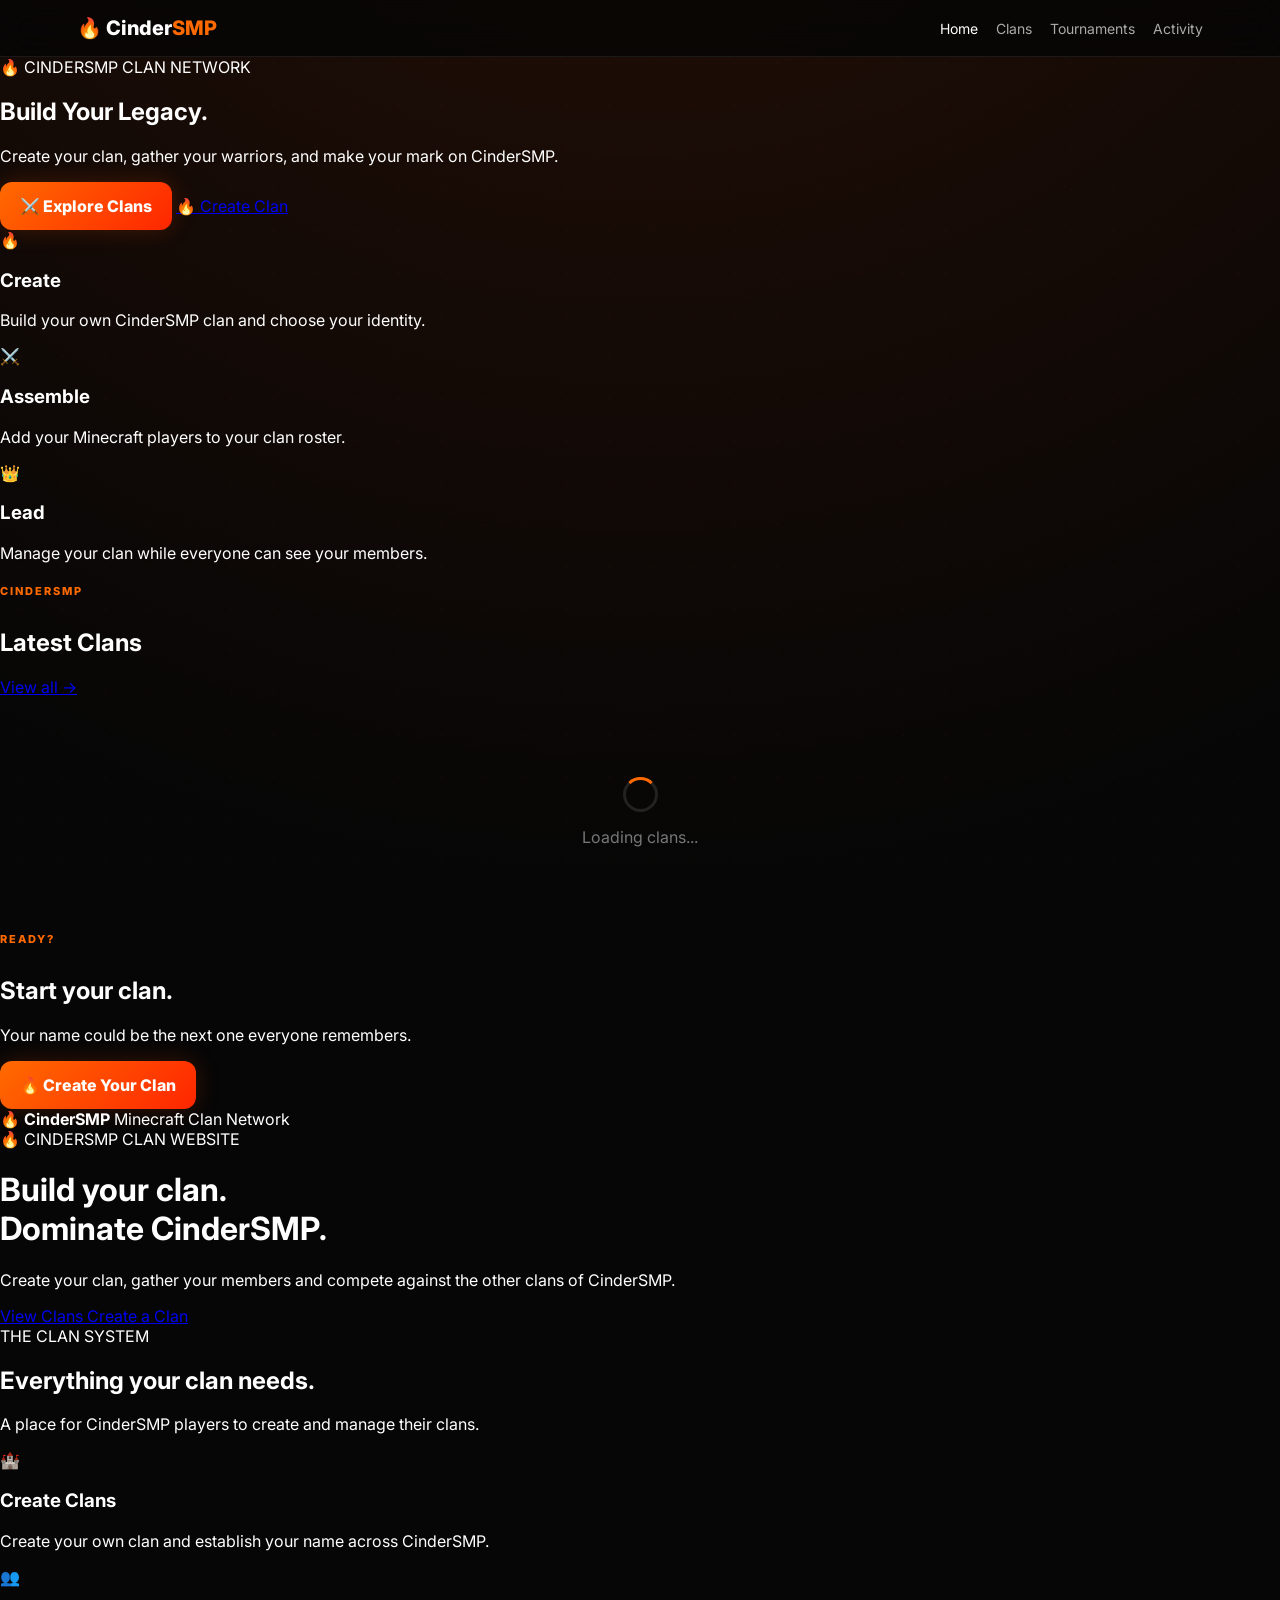
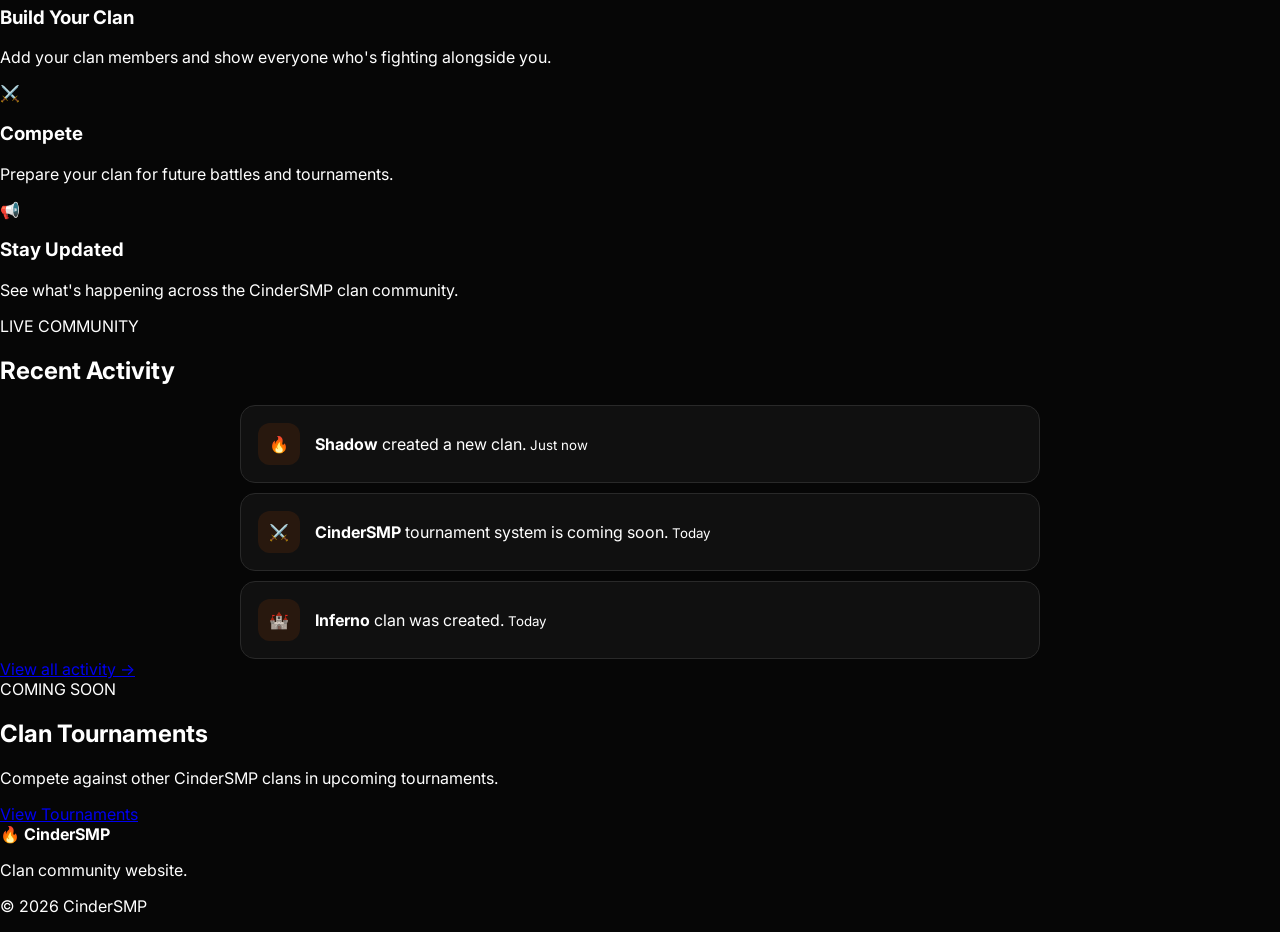
<file: index.html>
<!DOCTYPE html>
<html lang="en">

<head>

  <meta charset="UTF-8">

  <meta
    name="viewport"
    content="width=device-width, initial-scale=1.0"
  >

  <title>CinderSMP | Minecraft Clans</title>

  <link rel="stylesheet" href="style.css">

</head>

<body>

<header class="navbar">

  <a class="logo" href="index.html">
    🔥 Cinder<span>SMP</span>
  </a>

  <nav>

    <a class="active" href="index.html">
      Home
    </a>

    <a href="clans.html">
      Clans
    </a>

    <a href="tournaments.html">
      Tournaments
    </a>

    <a href="activity.html">
      Activity
    </a>

  </nav>

</header>


<main>

  <!-- HERO -->

  <section class="hero">

    <div class="hero-glow"></div>

    <div class="hero-content">

      <div class="hero-badge">
        🔥 CINDERSMP CLAN NETWORK
      </div>

      <h1>
        Build Your
        <span>Legacy.</span>
      </h1>

      <p>
        Create your clan, gather your warriors,
        and make your mark on CinderSMP.
      </p>

      <div class="hero-buttons">

        <a
          href="clans.html"
          class="primary-btn"
        >
          ⚔️ Explore Clans
        </a>

        <a
          href="create-clan.html"
          class="secondary-btn"
        >
          🔥 Create Clan
        </a>

      </div>

    </div>

  </section>


  <!-- FEATURES -->

  <section class="features">

    <div class="feature">

      <div class="feature-icon">
        🔥
      </div>

      <h3>
        Create
      </h3>

      <p>
        Build your own CinderSMP clan
        and choose your identity.
      </p>

    </div>


    <div class="feature">

      <div class="feature-icon">
        ⚔️
      </div>

      <h3>
        Assemble
      </h3>

      <p>
        Add your Minecraft players
        to your clan roster.
      </p>

    </div>


    <div class="feature">

      <div class="feature-icon">
        👑
      </div>

      <h3>
        Lead
      </h3>

      <p>
        Manage your clan while everyone
        can see your members.
      </p>

    </div>

  </section>


  <!-- CLANS -->

  <section class="home-section">

    <div class="section-title">

      <div>

        <span class="eyebrow">
          CINDERSMP
        </span>

        <h2>
          Latest Clans
        </h2>

      </div>

      <a href="clans.html">
        View all →
      </a>

    </div>


    <div
      id="homeClans"
      class="clan-grid"
    >

      <div class="loading">

        <div class="loader"></div>

        Loading clans...

      </div>

    </div>

  </section>


  <!-- CTA -->

  <section class="cta">

    <span class="eyebrow">
      READY?
    </span>

    <h2>
      Start your clan.
    </h2>

    <p>
      Your name could be the next one
      everyone remembers.
    </p>

    <a
      href="create-clan.html"
      class="primary-btn"
    >
      🔥 Create Your Clan
    </a>

  </section>

</main>


<footer>

  <strong>
    🔥 CinderSMP
  </strong>

  <span>
    Minecraft Clan Network
  </span>

</footer>


<script
  type="module"
  src="script.js"
></script>

</body>
</html>                🔥 CINDERSMP CLAN WEBSITE
            </div>

            <h1>
                Build your clan.<br>
                <span>Dominate CinderSMP.</span>
            </h1>

            <p>
                Create your clan, gather your members and compete
                against the other clans of CinderSMP.
            </p>

            <div class="hero-buttons">

                <a href="clans.html" class="button primary">
                    View Clans
                </a>

                <a href="clans.html" class="button secondary">
                    Create a Clan
                </a>

            </div>

        </div>

    </section>


    <!-- FEATURES -->

    <section class="section">

        <div class="section-title">

            <span>THE CLAN SYSTEM</span>

            <h2>Everything your clan needs.</h2>

            <p>
                A place for CinderSMP players to create and manage
                their clans.
            </p>

        </div>


        <div class="cards">

            <div class="card">

                <div class="card-icon">🏰</div>

                <h3>Create Clans</h3>

                <p>
                    Create your own clan and establish your name
                    across CinderSMP.
                </p>

            </div>


            <div class="card">

                <div class="card-icon">👥</div>

                <h3>Build Your Clan</h3>

                <p>
                    Add your clan members and show everyone
                    who's fighting alongside you.
                </p>

            </div>


            <div class="card">

                <div class="card-icon">⚔️</div>

                <h3>Compete</h3>

                <p>
                    Prepare your clan for future battles and
                    tournaments.
                </p>

            </div>


            <div class="card">

                <div class="card-icon">📢</div>

                <h3>Stay Updated</h3>

                <p>
                    See what's happening across the CinderSMP
                    clan community.
                </p>

            </div>

        </div>

    </section>


    <!-- RECENT ACTIVITY -->

    <section class="section activity-section">

        <div class="section-title">

            <span>LIVE COMMUNITY</span>

            <h2>Recent Activity</h2>

        </div>


        <div class="activity-list">

            <div class="activity-item">

                <div class="activity-icon">🔥</div>

                <div>
                    <strong>Shadow</strong>
                    created a new clan.
                    <small>Just now</small>
                </div>

            </div>


            <div class="activity-item">

                <div class="activity-icon">⚔️</div>

                <div>
                    <strong>CinderSMP</strong>
                    tournament system is coming soon.
                    <small>Today</small>
                </div>

            </div>


            <div class="activity-item">

                <div class="activity-icon">🏰</div>

                <div>
                    <strong>Inferno</strong>
                    clan was created.
                    <small>Today</small>
                </div>

            </div>

        </div>

        <a href="activity.html" class="view-more">
            View all activity →
        </a>

    </section>


    <!-- TOURNAMENT -->

    <section class="tournament-banner">

        <div>

            <span>COMING SOON</span>

            <h2>Clan Tournaments</h2>

            <p>
                Compete against other CinderSMP clans
                in upcoming tournaments.
            </p>

        </div>

        <a href="tournaments.html" class="button primary">
            View Tournaments
        </a>

    </section>

</main>


<footer>

    <div>
        <strong>🔥 CinderSMP</strong>
        <p>Clan community website.</p>
    </div>

    <p>© 2026 CinderSMP</p>

</footer>


<script src="script.js"></script>

</body>
</html>
</file>
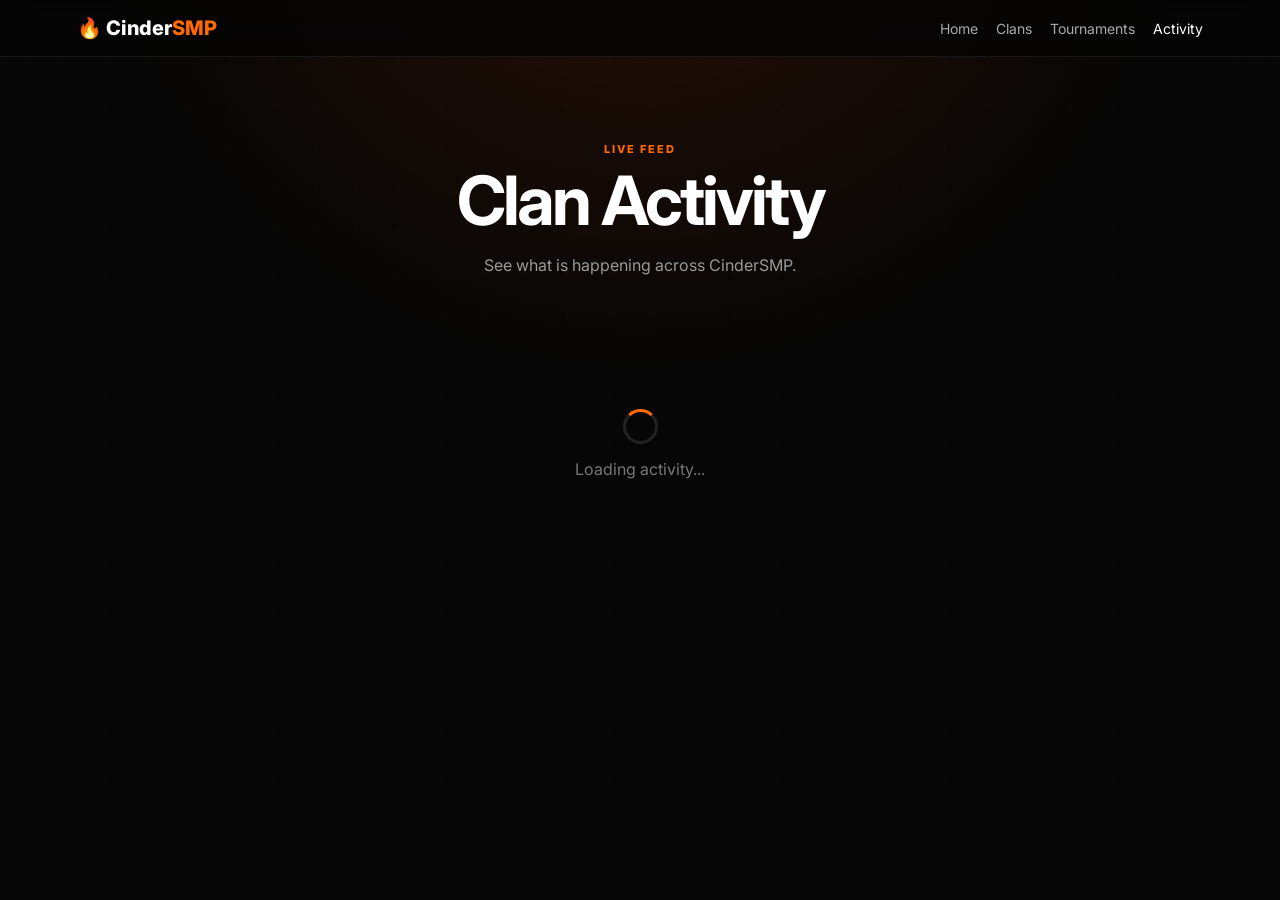
<file: activity.html>
<!DOCTYPE html>
<html lang="en">

<head>

  <meta charset="UTF-8">

  <meta
    name="viewport"
    content="width=device-width, initial-scale=1.0"
  >

  <title>Activity | CinderSMP</title>

  <link rel="stylesheet" href="style.css">

</head>

<body>

<header class="navbar">

  <a class="logo" href="index.html">
    🔥 Cinder<span>SMP</span>
  </a>

  <nav>
    <a href="index.html">Home</a>
    <a href="clans.html">Clans</a>
    <a href="tournaments.html">Tournaments</a>
    <a class="active" href="activity.html">Activity</a>
  </nav>

</header>

<main class="page">

  <section class="page-header">

    <span class="eyebrow">LIVE FEED</span>

    <h1>Clan Activity</h1>

    <p>
      See what is happening across CinderSMP.
    </p>

  </section>

  <section id="activityList" class="activity-list">

    <div class="loading">
      <div class="loader"></div>
      Loading activity...
    </div>

  </section>

</main>

<script src="supabase.js"></script>
  <script type="module" src="script.js"></script>

</body>
</html>
</file>
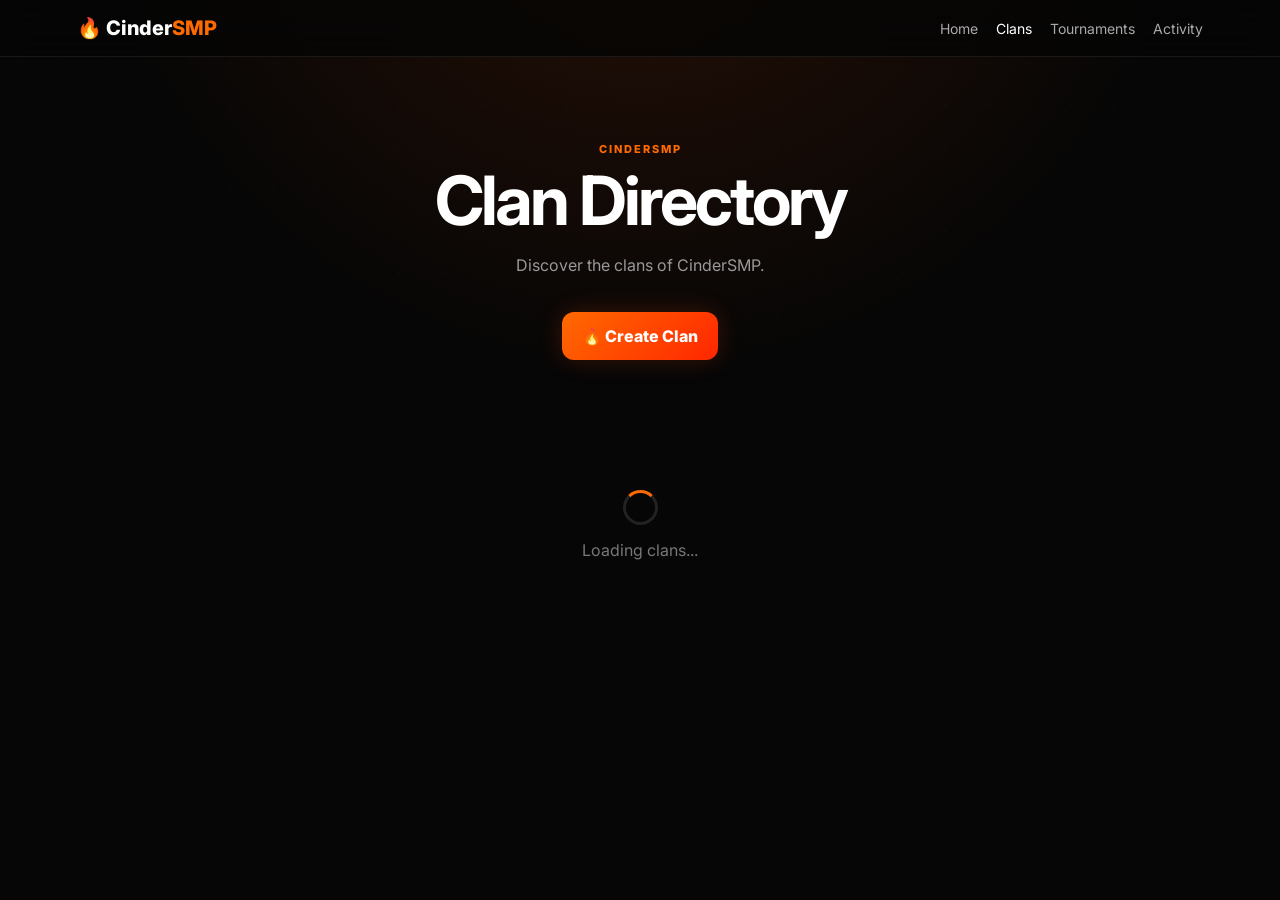
<file: clans.html>
<!DOCTYPE html>
<html lang="en">

<head>

  <meta charset="UTF-8">

  <meta
    name="viewport"
    content="width=device-width, initial-scale=1.0"
  >

  <title>Clans | CinderSMP</title>

  <link
    rel="stylesheet"
    href="style.css"
  >

</head>

<body>

<header class="navbar">

  <a class="logo" href="index.html">
    🔥 Cinder<span>SMP</span>
  </a>

  <nav>

    <a href="index.html">
      Home
    </a>

    <a class="active" href="clans.html">
      Clans
    </a>

    <a href="tournaments.html">
      Tournaments
    </a>

    <a href="activity.html">
      Activity
    </a>

  </nav>

</header>


<main class="page">

  <section class="page-header">

    <span class="eyebrow">
      CINDERSMP
    </span>

    <h1>
      Clan Directory
    </h1>

    <p>
      Discover the clans of CinderSMP.
    </p>

    <a
      href="create-clan.html"
      class="primary-btn inline-btn"
    >
      🔥 Create Clan
    </a>

  </section>


  <section
    id="clanGrid"
    class="clan-grid"
  >

    <div class="loading">

      <div class="loader"></div>

      Loading clans...

    </div>

  </section>

</main>


<script
  type="module"
  src="script.js"
></script>

</body>
</html>
</file>
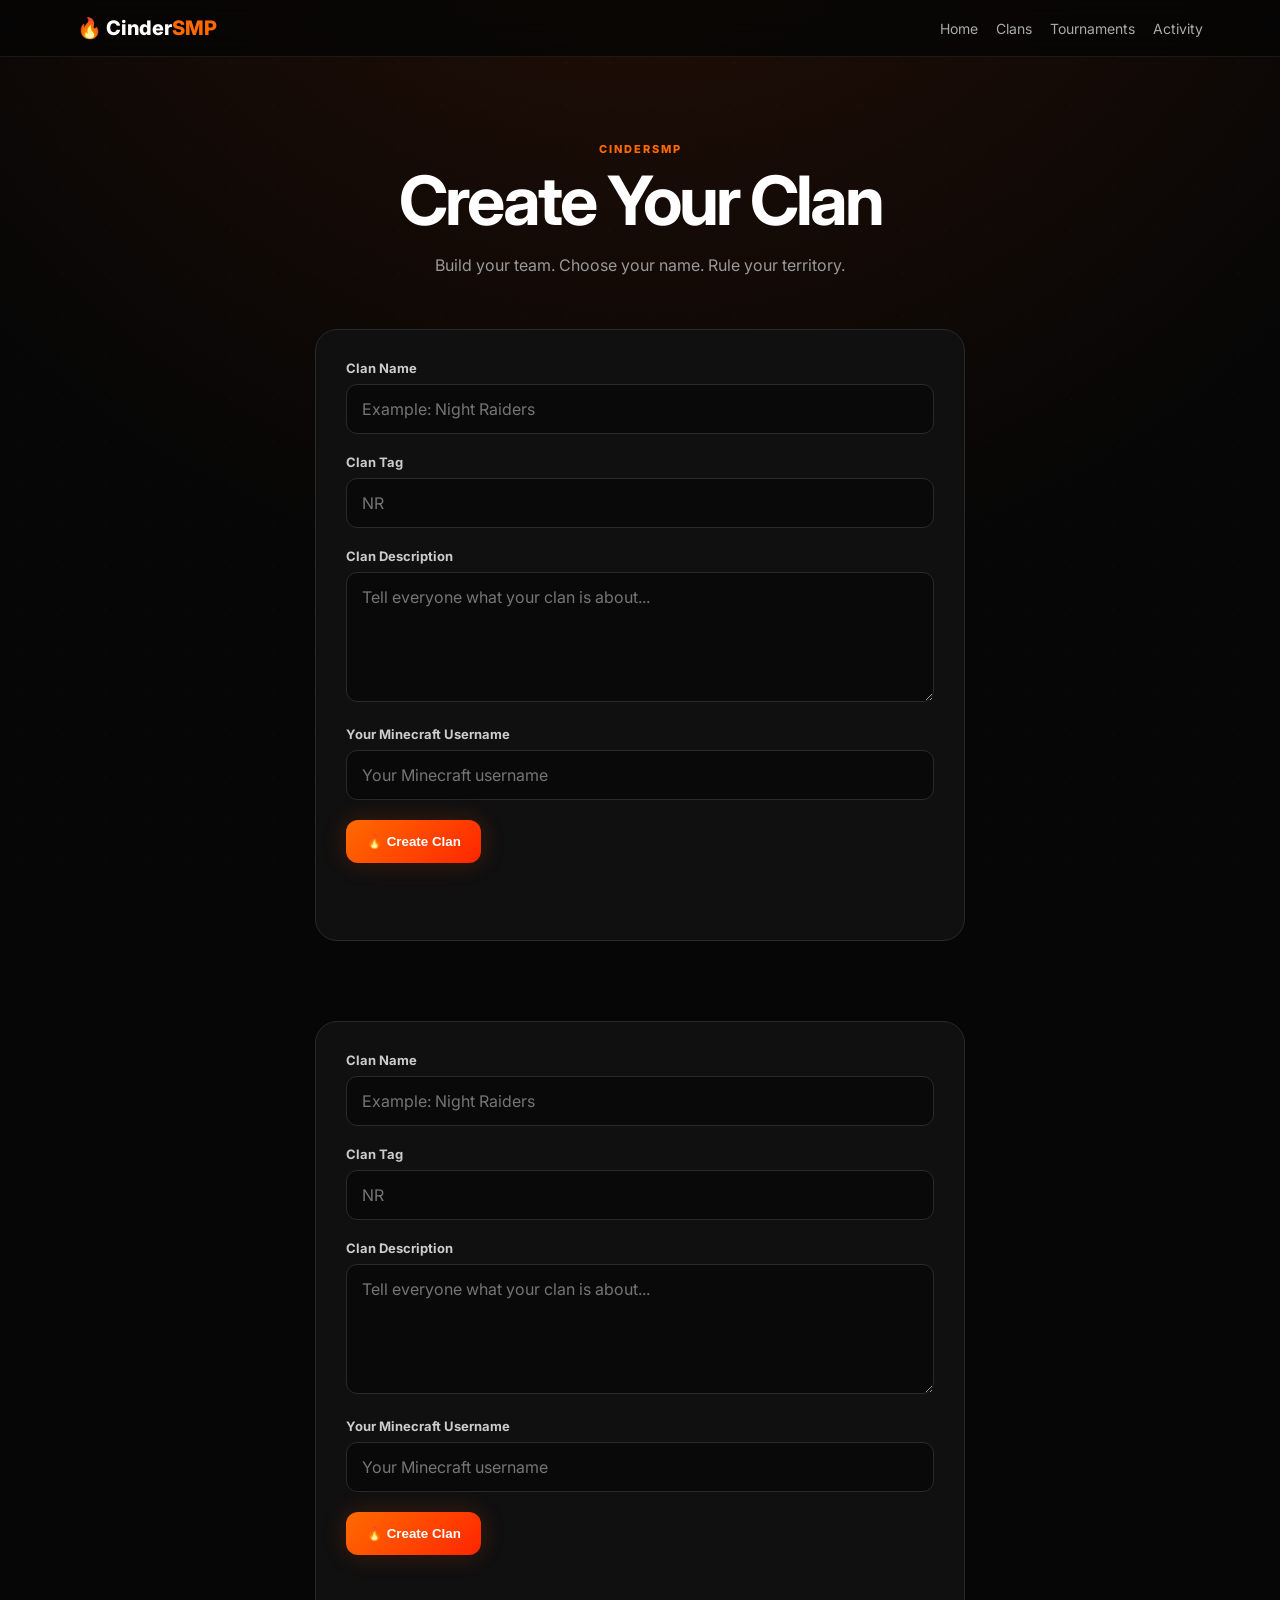
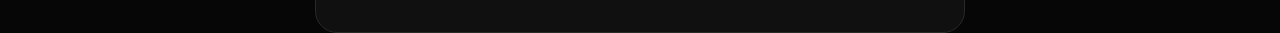
<file: create-clan.html>
<!DOCTYPE html>
<html lang="en">
<head>
  <meta charset="UTF-8">
  <meta name="viewport" content="width=device-width, initial-scale=1.0">

  <title>Create Clan | CinderSMP</title>

  <link rel="stylesheet" href="style.css">
</head>

<body>

<header class="navbar">

  <a class="logo" href="index.html">
    🔥 Cinder<span>SMP</span>
  </a>

  <nav>
    <a href="index.html">Home</a>
    <a href="clans.html">Clans</a>
    <a href="tournaments.html">Tournaments</a>
    <a href="activity.html">Activity</a>
  </nav>

</header>

<main class="page">

  <section class="page-header">
    <span class="eyebrow">CINDERSMP</span>
    <h1>Create Your Clan</h1>
    <p>Build your team. Choose your name. Rule your territory.</p>
  </section>

  <section class="form-section">

    <form id="createClanForm">

      <div class="form-group">

        <label>Clan Name</label>

        <input
          id="clanName"
          type="text"
          maxlength="30"
          placeholder="Example: Night Raiders"
          required
        >

      </div>

      <div class="form-group">

        <label>Clan Tag</label>

        <input
          id="clanTag"
          type="text"
          maxlength="5"
          placeholder="NR"
          required
        >

      </div>

      <div class="form-group">

        <label>Clan Description</label>

        <textarea
          id="description"
          maxlength="200"
          placeholder="Tell everyone what your clan is about..."
        ></textarea>

      </div>

      <div class="form-group">

        <label>Your Minecraft Username</label>

        <input
          id="leader"
          type="text"
          maxlength="16"
          placeholder="Your Minecraft username"
          required
        >

      </div>

      <button class="primary-btn" type="submit">
        🔥 Create Clan
      </button>

      <p id="formMessage" class="form-message"></p>

    </form>

  </section>

</main>

<script src="supabase.js"></script>
<script src="script.js"></script>

</body>
</html>  <section class="form-section">

    <form id="createClanForm">

      <div class="form-group">

        <label>Clan Name</label>

        <input
          id="clanName"
          type="text"
          maxlength="30"
          placeholder="Example: Night Raiders"
          required
        >

      </div>

      <div class="form-group">

        <label>Clan Tag</label>

        <input
          id="clanTag"
          type="text"
          maxlength="5"
          placeholder="NR"
          required
        >

      </div>

      <div class="form-group">

        <label>Clan Description</label>

        <textarea
          id="description"
          maxlength="200"
          placeholder="Tell everyone what your clan is about..."
        ></textarea>

      </div>

      <div class="form-group">

        <label>Your Minecraft Username</label>

        <input
          id="leader"
          type="text"
          maxlength="16"
          placeholder="Your Minecraft username"
          required
        >

      </div>

      <button class="primary-btn" type="submit">
        🔥 Create Clan
      </button>

      <p id="formMessage" class="form-message"></p>

    </form>

  </section>

</main>

<script src="supabase.js"></script>
<script type="module" src="script.js"></script>

</body>
</html>
</file>
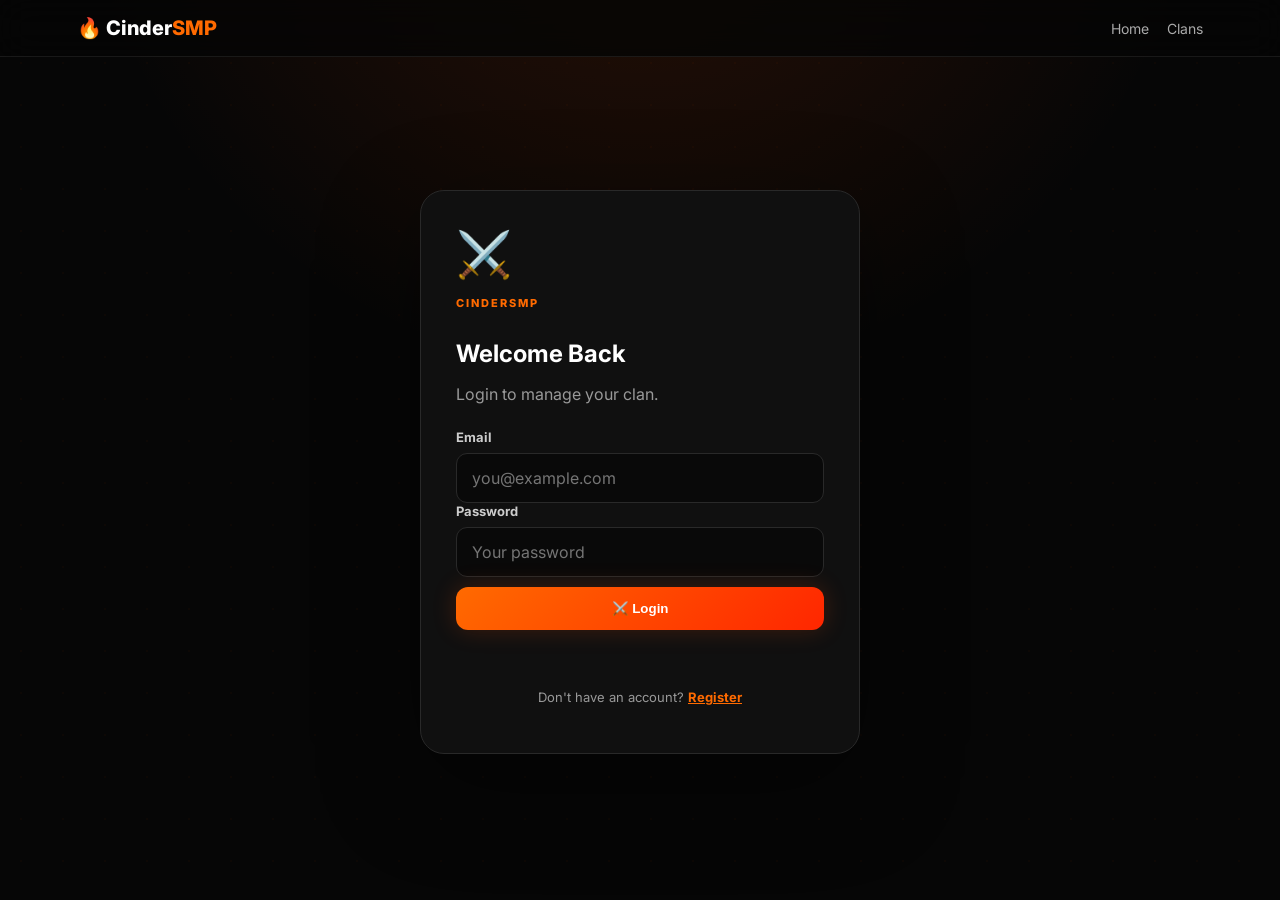
<file: login.html>
<!DOCTYPE html>
<html lang="en">

<head>

  <meta charset="UTF-8">

  <meta
    name="viewport"
    content="width=device-width, initial-scale=1.0"
  >

  <title>Login | CinderSMP</title>

  <link
    rel="stylesheet"
    href="style.css"
  >

</head>

<body>

<header class="navbar">

  <a class="logo" href="index.html">
    🔥 Cinder<span>SMP</span>
  </a>

  <nav>

    <a href="index.html">
      Home
    </a>

    <a href="clans.html">
      Clans
    </a>

  </nav>

</header>


<main class="auth-page">

  <section class="auth-card">

    <div class="auth-icon">
      ⚔️
    </div>

    <span class="eyebrow">
      CINDERSMP
    </span>

    <h1>
      Welcome Back
    </h1>

    <p>
      Login to manage your clan.
    </p>


    <form id="loginForm">

      <label>
        Email
      </label>

      <input
        id="loginEmail"
        type="email"
        placeholder="you@example.com"
        required
      >


      <label>
        Password
      </label>

      <input
        id="loginPassword"
        type="password"
        placeholder="Your password"
        required
      >


      <button
        class="primary-btn"
        type="submit"
      >
        ⚔️ Login
      </button>


      <p
        id="formMessage"
        class="form-message"
      ></p>

    </form>


    <p class="auth-switch">

      Don't have an account?

      <a href="register.html">
        Register
      </a>

    </p>

  </section>

</main>


<script
  type="module"
  src="script.js"
></script>

</body>
</html>
</file>
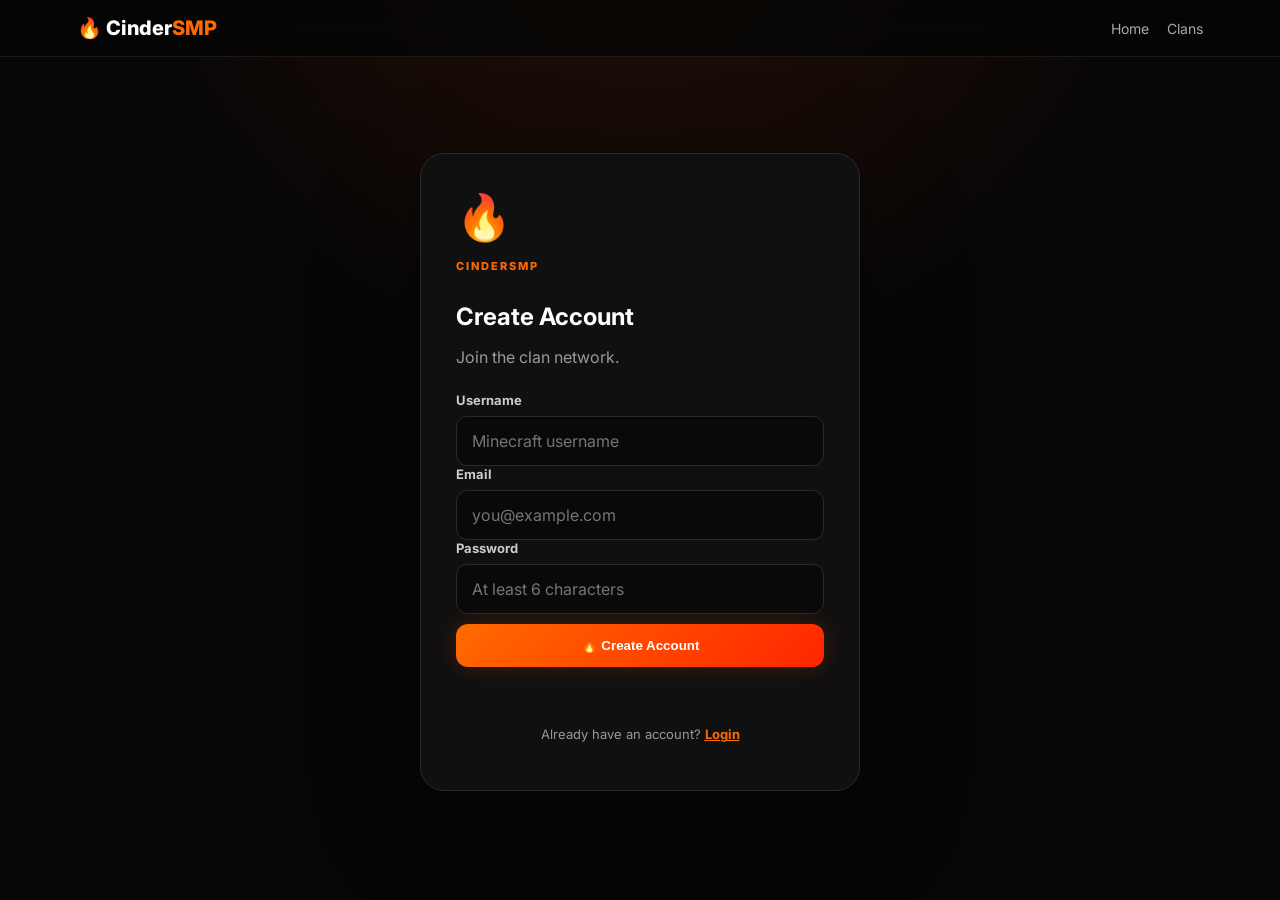
<file: register.html>
<!DOCTYPE html>
<html lang="en">

<head>

  <meta charset="UTF-8">

  <meta
    name="viewport"
    content="width=device-width, initial-scale=1.0"
  >

  <title>Register | CinderSMP</title>

  <link
    rel="stylesheet"
    href="style.css"
  >

</head>

<body>

<header class="navbar">

  <a class="logo" href="index.html">
    🔥 Cinder<span>SMP</span>
  </a>

  <nav>

    <a href="index.html">
      Home
    </a>

    <a href="clans.html">
      Clans
    </a>

  </nav>

</header>


<main class="auth-page">

  <section class="auth-card">

    <div class="auth-icon">
      🔥
    </div>

    <span class="eyebrow">
      CINDERSMP
    </span>

    <h1>
      Create Account
    </h1>

    <p>
      Join the clan network.
    </p>


    <form id="registerForm">

      <label>
        Username
      </label>

      <input
        id="username"
        type="text"
        maxlength="16"
        placeholder="Minecraft username"
        required
      >


      <label>
        Email
      </label>

      <input
        id="email"
        type="email"
        placeholder="you@example.com"
        required
      >


      <label>
        Password
      </label>

      <input
        id="password"
        type="password"
        minlength="6"
        placeholder="At least 6 characters"
        required
      >


      <button
        class="primary-btn"
        type="submit"
      >
        🔥 Create Account
      </button>


      <p
        id="formMessage"
        class="form-message"
      ></p>

    </form>


    <p class="auth-switch">

      Already have an account?

      <a href="login.html">
        Login
      </a>

    </p>

  </section>

</main>


<script
  type="module"
  src="script.js"
></script>

</body>
</html>
</file>
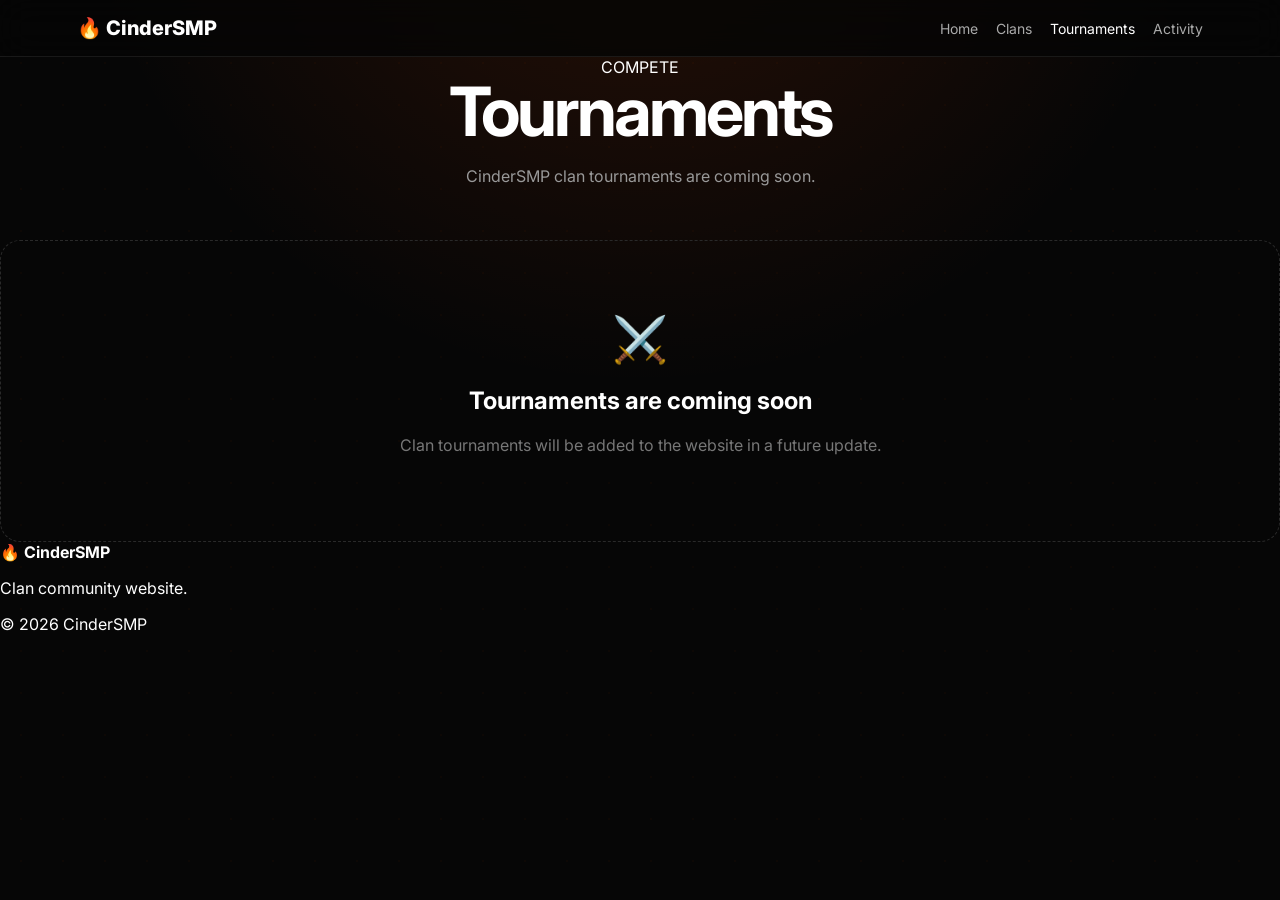
<file: tournaments.html>
<!DOCTYPE html>
<html lang="en">

<head>

    <meta charset="UTF-8">
    <meta name="viewport" content="width=device-width, initial-scale=1.0">

    <title>Tournaments | CinderSMP</title>

    <link rel="stylesheet" href="style.css">

</head>


<body>

<header class="navbar">

    <a href="index.html" class="logo">
        🔥 CinderSMP
    </a>

    <nav>

        <a href="index.html">Home</a>

        <a href="clans.html">Clans</a>

        <a href="tournaments.html" class="active">
            Tournaments
        </a>

        <a href="activity.html">Activity</a>

    </nav>

</header>


<main>

<section class="page-header">

    <span>COMPETE</span>

    <h1>Tournaments</h1>

    <p>
        CinderSMP clan tournaments are coming soon.
    </p>

</section>


<section class="section">

    <div class="empty-state">

        <div class="empty-icon">
            ⚔️
        </div>

        <h2>Tournaments are coming soon</h2>

        <p>
            Clan tournaments will be added to the website
            in a future update.
        </p>

    </div>

</section>

</main>


<footer>

    <div>
        <strong>🔥 CinderSMP</strong>
        <p>Clan community website.</p>
    </div>

    <p>© 2026 CinderSMP</p>

</footer>


<script src="script.js"></script>

</body>

</html>
</file>
<file: style.css>
@import url('https://fonts.googleapis.com/css2?family=Inter:wght@400;500;600;700;800&display=swap');

:root {

  --bg: #060606;

  --card: #101010;

  --card2: #151515;

  --border: #292929;

  --text: #ffffff;

  --muted: #999999;

  --accent: #ff6a00;

  --accent2: #ff2600;

  --danger: #ff3030;

  --success: #38d878;

}


* {
  box-sizing: border-box;
}


html {
  scroll-behavior: smooth;
}


body {

  margin: 0;

  min-height: 100vh;

  color: var(--text);

  background:

    radial-gradient(
      circle at 50% -20%,
      rgba(255, 80, 0, .15),
      transparent 45%
    ),

    var(--bg);

  font-family: Inter, Arial, sans-serif;

}


body::before {

  content: "";

  position: fixed;

  inset: 0;

  pointer-events: none;

  background-image:

    radial-gradient(
      circle,
      rgba(255, 100, 0, .12) 1px,
      transparent 1px
    );

  background-size: 42px 42px;

  opacity: .25;

  animation: backgroundMove 20s linear infinite;

}


@keyframes backgroundMove {

  from {
    transform: translateY(0);
  }

  to {
    transform: translateY(42px);
  }

}


/* =========================
   NAVBAR
========================= */

.navbar {

  position: sticky;

  top: 0;

  z-index: 100;

  display: flex;

  align-items: center;

  justify-content: space-between;

  gap: 20px;

  padding: 16px 6%;

  background: rgba(6, 6, 6, .82);

  backdrop-filter: blur(16px);

  border-bottom: 1px solid rgba(255,255,255,.08);

}


.logo {

  color: white;

  text-decoration: none;

  font-weight: 800;

  font-size: 20px;

}


.logo span {

  color: var(--accent);

}


.navbar nav {

  display: flex;

  gap: 18px;

  flex-wrap: wrap;

}


.navbar nav a {

  color: #aaa;

  text-decoration: none;

  font-size: 14px;

  transition: .2s;

}


.navbar nav a:hover,
.navbar nav a.active {

  color: white;

}


/* =========================
   PAGE
========================= */

.page {

  width: min(1100px, 92%);

  margin: auto;

  padding: 80px 0;

}


.page-header {

  text-align: center;

  margin-bottom: 50px;

  animation: fadeUp .7s ease both;

}


.eyebrow {

  display: inline-block;

  color: var(--accent);

  font-size: 11px;

  font-weight: 800;

  letter-spacing: 2px;

  margin-bottom: 10px;

}


.page-header h1 {

  margin: 0;

  font-size: clamp(38px, 8vw, 68px);

  line-height: 1;

  letter-spacing: -3px;

}


.page-header p {

  color: var(--muted);

  max-width: 600px;

  margin: 18px auto;

  line-height: 1.7;

}


/* =========================
   BUTTONS
========================= */

.primary-btn {

  display: inline-flex;

  align-items: center;

  justify-content: center;

  border: 0;

  border-radius: 12px;

  padding: 14px 20px;

  color: white;

  background:
    linear-gradient(
      135deg,
      var(--accent),
      var(--accent2)
    );

  font-weight: 800;

  cursor: pointer;

  text-decoration: none;

  box-shadow:
    0 0 25px rgba(255,80,0,.2);

  transition:
    transform .2s,
    box-shadow .2s;

}


.primary-btn:hover {

  transform: translateY(-3px);

  box-shadow:
    0 0 35px rgba(255,80,0,.4);

}


.inline-btn {
  margin-top: 15px;
}


.danger-btn {

  width: 100%;

  padding: 13px;

  border: 1px solid rgba(255,48,48,.4);

  border-radius: 10px;

  color: #ff7777;

  background: rgba(255,40,40,.08);

  font-weight: 700;

  cursor: pointer;

  transition: .2s;

}


.danger-btn:hover {

  background: rgba(255,40,40,.16);

  transform: translateY(-2px);

}


.danger-small {

  border: 1px solid rgba(255,48,48,.3);

  border-radius: 8px;

  background: transparent;

  color: #ff7070;

  padding: 7px 9px;

  cursor: pointer;

}


/* =========================
   CLANS
========================= */

.clan-grid {

  display: grid;

  grid-template-columns:
    repeat(
      auto-fit,
      minmax(270px, 1fr)
    );

  gap: 20px;

}


.clan-card {

  position: relative;

  overflow: hidden;

  display: block;

  color: white;

  text-decoration: none;

  padding: 25px;

  border: 1px solid var(--border);

  border-radius: 20px;

  background:
    linear-gradient(
      145deg,
      rgba(255,255,255,.05),
      rgba(255,255,255,.015)
    );

  transition:
    transform .3s,
    border-color .3s,
    box-shadow .3s;

  animation: fadeUp .6s ease both;

}


.clan-card:hover {

  transform:
    translateY(-8px)
    scale(1.01);

  border-color:
    rgba(255,100,0,.5);

  box-shadow:
    0 20px 60px
    rgba(255,70,0,.12);

}


.clan-glow {

  position: absolute;

  width: 150px;

  height: 150px;

  top: -80px;

  right: -60px;

  background: var(--accent);

  filter: blur(70px);

  opacity: .15;

}


.clan-card-top {

  display: flex;

  justify-content: space-between;

  align-items: center;

}


.clan-tag {

  color: var(--accent);

  font-weight: 800;

  font-size: 13px;

}


.member-count {

  color: #aaa;

  font-size: 13px;

}


.clan-card h2 {

  font-size: 27px;

  margin: 25px 0 10px;

}


.clan-card p {

  color: var(--muted);

  line-height: 1.6;

  min-height: 50px;

}


.clan-card-bottom {

  display: flex;

  justify-content: space-between;

  align-items: center;

  margin-top: 25px;

  padding-top: 18px;

  border-top: 1px solid var(--border);

  color: #aaa;

  font-size: 13px;

}


.view-clan {

  color: var(--accent);

  font-weight: 700;

}


/* =========================
   CLAN PAGE
========================= */

.clan-hero {

  position: relative;

  overflow: hidden;

  display: grid;

  grid-template-columns: auto 1fr auto;

  align-items: center;

  gap: 30px;

  padding: 45px;

  border: 1px solid var(--border);

  border-radius: 25px;

  background:
    linear-gradient(
      135deg,
      rgba(255,80,0,.08),
      rgba(255,255,255,.025)
    );

  animation: fadeUp .6s ease both;

}


.clan-hero-glow {

  position: absolute;

  width: 300px;

  height: 300px;

  background: var(--accent);

  filter: blur(130px);

  opacity: .1;

  top: -180px;

  left: -100px;

}


.big-clan-tag {

  display: grid;

  place-items: center;

  width: 100px;

  height: 100px;

  border: 1px solid rgba(255,100,0,.4);

  border-radius: 22px;

  color: var(--accent);

  font-size: 22px;

  font-weight: 900;

  background: rgba(255,80,0,.06);

  box-shadow:
    inset 0 0 30px rgba(255,80,0,.05);

}


.clan-hero h1 {

  margin: 5px 0;

  font-size: clamp(36px, 7vw, 58px);

  letter-spacing: -2px;

}


.clan-hero p {

  color: var(--muted);

  line-height: 1.6;

}


.clan-stats {

  display: flex;

  gap: 25px;

}


.clan-stats div {

  text-align: center;

}


.clan-stats strong {

  display: block;

  font-size: 25px;

}


.clan-stats span {

  color: #888;

  font-size: 12px;

}


.clan-content {

  display: grid;

  grid-template-columns: 1fr 330px;

  gap: 25px;

  margin-top: 25px;

}


.members-panel,
.info-card,
.owner-controls {

  border: 1px solid var(--border);

  border-radius: 20px;

  background: var(--card);

  padding: 25px;

}


.section-heading {

  display: flex;

  justify-content: space-between;

  align-items: center;

  margin-bottom: 20px;

}


.section-heading h2 {

  margin: 0;

}


.member-total {

  display: grid;

  place-items: center;

  width: 38px;

  height: 38px;

  border-radius: 10px;

  background: rgba(255,100,0,.1);

  color: var(--accent);

  font-weight: 800;

}


.member-list {

  display: grid;

  gap: 10px;

}


.member-row {

  display: flex;

  align-items: center;

  gap: 13px;

  padding: 13px;

  border: 1px solid rgba(255,255,255,.06);

  border-radius: 13px;

  background: rgba(255,255,255,.025);

  animation: fadeUp .4s ease both;

}


.member-avatar {

  display: grid;

  place-items: center;

  width: 40px;

  height: 40px;

  border-radius: 10px;

  background: rgba(255,100,0,.1);

}


.member-info {

  flex: 1;

}


.member-info strong {

  display: block;

}


.member-info span {

  color: #777;

  font-size: 11px;

}


.owner-badge {

  color: var(--accent);

  font-size: 9px;

  font-weight: 900;

  letter-spacing: 1px;

}


.clan-sidebar {

  display: grid;

  gap: 20px;

  align-content: start;

}


.info-card h3,
.owner-controls h3 {

  margin-top: 4px;

}


.owner-display {

  padding: 14px;

  border-radius: 12px;

  background: rgba(255,255,255,.04);

  font-weight: 700;

}


.mini-form {

  display: grid;

  gap: 10px;

}


.mini-form input {

  width: 100%;

}


/* =========================
   FORMS
========================= */

.form-section {

  max-width: 650px;

  margin: auto;

  padding: 30px;

  border: 1px solid var(--border);

  border-radius: 22px;

  background: var(--card);

  animation: fadeUp .6s ease both;

}


.form-group {

  margin-bottom: 20px;

}


label {

  display: block;

  margin-bottom: 8px;

  color: #ccc;

  font-size: 13px;

  font-weight: 700;

}


input,
textarea {

  width: 100%;

  padding: 14px 15px;

  border: 1px solid var(--border);

  border-radius: 11px;

  outline: none;

  color: white;

  background: #090909;

  font: inherit;

  transition: .2s;

}


textarea {

  min-height: 130px;

  resize: vertical;

}


input:focus,
textarea:focus {

  border-color: var(--accent);

  box-shadow:
    0 0 0 3px rgba(255,100,0,.08);

}


.form-message {

  min-height: 20px;

  margin-top: 14px;

  color: #aaa;

  font-size: 13px;

}


.form-message.success {

  color: var(--success);

}


.form-message.error {

  color: #ff7070;

}


/* =========================
   AUTH
========================= */

.auth-page {

  min-height: calc(100vh - 70px);

  display: grid;

  place-items: center;

  padding: 30px;

}


.auth-card {

  width: min(440px, 100%);

  padding: 35px;

  border: 1px solid var(--border);

  border-radius: 24px;

  background: var(--card);

  box-shadow:
    0 30px 100px rgba(0,0,0,.4);

  animation: fadeUp .6s ease both;

}


.auth-card h1 {

  margin-bottom: 8px;

}


.auth-card > p {

  color: var(--muted);

}


.auth-card form {

  margin-top: 25px;

}


.auth-card form .primary-btn {

  width: 100%;

  margin-top: 10px;

}


.auth-icon {

  font-size: 45px;

  margin-bottom: 10px;

}


.auth-switch {

  text-align: center;

  margin-top: 25px;

  font-size: 13px;

}


.auth-switch a {

  color: var(--accent);

  font-weight: 700;

}


/* =========================
   ACTIVITY
========================= */

.activity-list {

  max-width: 800px;

  margin: auto;

  display: grid;

  gap: 10px;

}


.activity-item {

  display: flex;

  gap: 15px;

  align-items: center;

  padding: 17px;

  border: 1px solid var(--border);

  border-radius: 15px;

  background: var(--card);

  animation: fadeUp .5s ease both;

}


.activity-icon {

  display: grid;

  place-items: center;

  width: 42px;

  height: 42px;

  flex-shrink: 0;

  border-radius: 12px;

  background: rgba(255,100,0,.1);

}


.activity-content strong {

  display: block;

  font-size: 14px;

}


.activity-content span {

  display: block;

  margin-top: 5px;

  color: #666;

  font-size: 11px;

}


/* =========================
   LOADING
========================= */

.loading {

  grid-column: 1 / -1;

  display: grid;

  place-items: center;

  gap: 15px;

  padding: 80px;

  color: #777;

}


.loader {

  width: 35px;

  height: 35px;

  border: 3px solid #222;

  border-top-color: var(--accent);

  border-radius: 50%;

  animation: spin .8s linear infinite;

}


@keyframes spin {

  to {
    transform: rotate(360deg);
  }

}


/* =========================
   EMPTY
========================= */

.empty-state {

  grid-column: 1 / -1;

  text-align: center;

  padding: 70px 20px;

  border: 1px dashed var(--border);

  border-radius: 20px;

}


.empty-icon {

  font-size: 45px;

  margin-bottom: 10px;

}


.empty-state p {

  color: #777;

}


/* =========================
   ANIMATIONS
========================= */

@keyframes fadeUp {

  from {

    opacity: 0;

    transform: translateY(18px);

  }

  to {

    opacity: 1;

    transform: translateY(0);

  }

}


/* =========================
   MOBILE
========================= */

@media (max-width: 700px) {

  .navbar {

    align-items: flex-start;

    flex-direction: column;

    padding: 15px 5%;

  }


  .navbar nav {

    width: 100%;

    overflow-x: auto;

    padding-bottom: 3px;

  }


  .navbar nav a {

    white-space: nowrap;

  }


  .page {

    padding: 55px 0;

  }


  .page-header h1 {

    letter-spacing: -2px;

  }


  .clan-hero {

    grid-template-columns: 1fr;

    text-align: center;

    padding: 30px 20px;

  }


  .big-clan-tag {

    margin: auto;

  }


  .clan-stats {

    justify-content: center;

  }


  .clan-content {

    grid-template-columns: 1fr;

  }


  .form-section {

    padding: 22px;

  }


  .member-row {

    padding: 11px;

  }


  .danger-small {

    font-size: 10px;

  }
  /* =========================
   HOME
========================= */

.hero {

  position: relative;

  min-height: 650px;

  display: grid;

  place-items: center;

  text-align: center;

  overflow: hidden;

  padding: 80px 20px;

}


.hero::before {

  content: "";

  position: absolute;

  width: 600px;

  height: 600px;

  border-radius: 50%;

  background: rgba(255,70,0,.12);

  filter: blur(120px);

  animation: heroPulse 5s ease-in-out infinite;

}


@keyframes heroPulse {

  0%, 100% {
    transform: scale(.9);
    opacity: .5;
  }

  50% {
    transform: scale(1.15);
    opacity: .9;
  }

}


.hero-content {

  position: relative;

  max-width: 850px;

  animation: fadeUp .8s ease both;

}


.hero-badge {

  display: inline-block;

  padding: 9px 14px;

  border: 1px solid rgba(255,100,0,.3);

  border-radius: 999px;

  color: var(--accent);

  background: rgba(255,70,0,.06);

  font-size: 11px;

  font-weight: 800;

  letter-spacing: 1.5px;

}


.hero h1 {

  margin: 25px 0;

  font-size: clamp(55px, 12vw, 110px);

  line-height: .9;

  letter-spacing: -7px;

}


.hero h1 span {

  display: block;

  color: var(--accent);

  text-shadow:
    0 0 40px rgba(255,80,0,.35);

}


.hero p {

  max-width: 600px;

  margin: auto;

  color: #aaa;

  font-size: 17px;

  line-height: 1.7;

}


.hero-buttons {

  display: flex;

  justify-content: center;

  gap: 12px;

  margin-top: 30px;

}


.secondary-btn {

  display: inline-flex;

  align-items: center;

  justify-content: center;

  padding: 14px 20px;

  border: 1px solid var(--border);

  border-radius: 12px;

  color: white;

  background: rgba(255,255,255,.04);

  text-decoration: none;

  font-weight: 700;

  transition: .2s;

}


.secondary-btn:hover {

  transform: translateY(-3px);

  border-color: #555;

}


.features {

  width: min(1100px, 92%);

  margin: 0 auto 100px;

  display: grid;

  grid-template-columns:
    repeat(3, 1fr);

  gap: 15px;

}


.feature {

  padding: 30px;

  border: 1px solid var(--border);

  border-radius: 20px;

  background: var(--card);

  transition: .3s;

}


.feature:hover {

  transform: translateY(-6px);

  border-color:
    rgba(255,100,0,.4);

}


.feature-icon {

  font-size: 30px;

  margin-bottom: 20px;

}


.feature h3 {

  margin: 0 0 8px;

}


.feature p {

  color: #888;

  line-height: 1.6;

  font-size: 14px;

}


.home-section {

  width: min(1100px, 92%);

  margin: auto;

  padding-bottom: 100px;

}


.section-title {

  display: flex;

  justify-content: space-between;

  align-items: end;

  margin-bottom: 25px;

}


.section-title h2 {

  margin: 0;

  font-size: 35px;

}


.section-title a {

  color: var(--accent);

  text-decoration: none;

  font-weight: 700;

}


.cta {

  width: min(900px, 90%);

  margin: 20px auto 100px;

  padding: 70px 30px;

  text-align: center;

  border: 1px solid rgba(255,100,0,.2);

  border-radius: 30px;

  background:

    radial-gradient(
      circle at center,
      rgba(255,70,0,.1),
      transparent 60%
    ),

    var(--card);

}


.cta h2 {

  margin: 5px 0;

  font-size: 50px;

  letter-spacing: -2px;

}


.cta p {

  color: #888;

  margin-bottom: 25px;

}


footer {

  display: flex;

  justify-content: space-between;

  width: min(1100px, 90%);

  margin: auto;

  padding: 30px 0;

  border-top: 1px solid var(--border);

  color: #666;

  font-size: 13px;

}


.auth-nav {

  display: flex;

  align-items: center;

  gap: 12px;

  margin-left: 10px;

}


.auth-nav a {

  color: #aaa;

  text-decoration: none;

}


.auth-nav .nav-register {

  color: var(--accent);

}


.auth-nav button {

  border: 0;

  background: transparent;

  color: #aaa;

  cursor: pointer;

  font: inherit;

}


.clan-stat {

  text-align: center;

}


.clan-stat strong {

  display: block;

  color: var(--accent);

  font-size: 30px;

}


.clan-stat span {

  color: #777;

  font-size: 12px;

}


@media (max-width: 700px) {

  .hero {

    min-height: 560px;

  }

  .hero h1 {

    letter-spacing: -4px;

  }

  .hero-buttons {

    flex-direction: column;

  }

  .hero-buttons a {

    width: 100%;

  }

  .features {

    grid-template-columns: 1fr;

  }

  .section-title {

    align-items: start;

    flex-direction: column;

    gap: 10px;

  }

  footer {

    flex-direction: column;

    gap: 8px;

  }

  .auth-nav {

    margin-left: 0;

  }

  }
</file>
